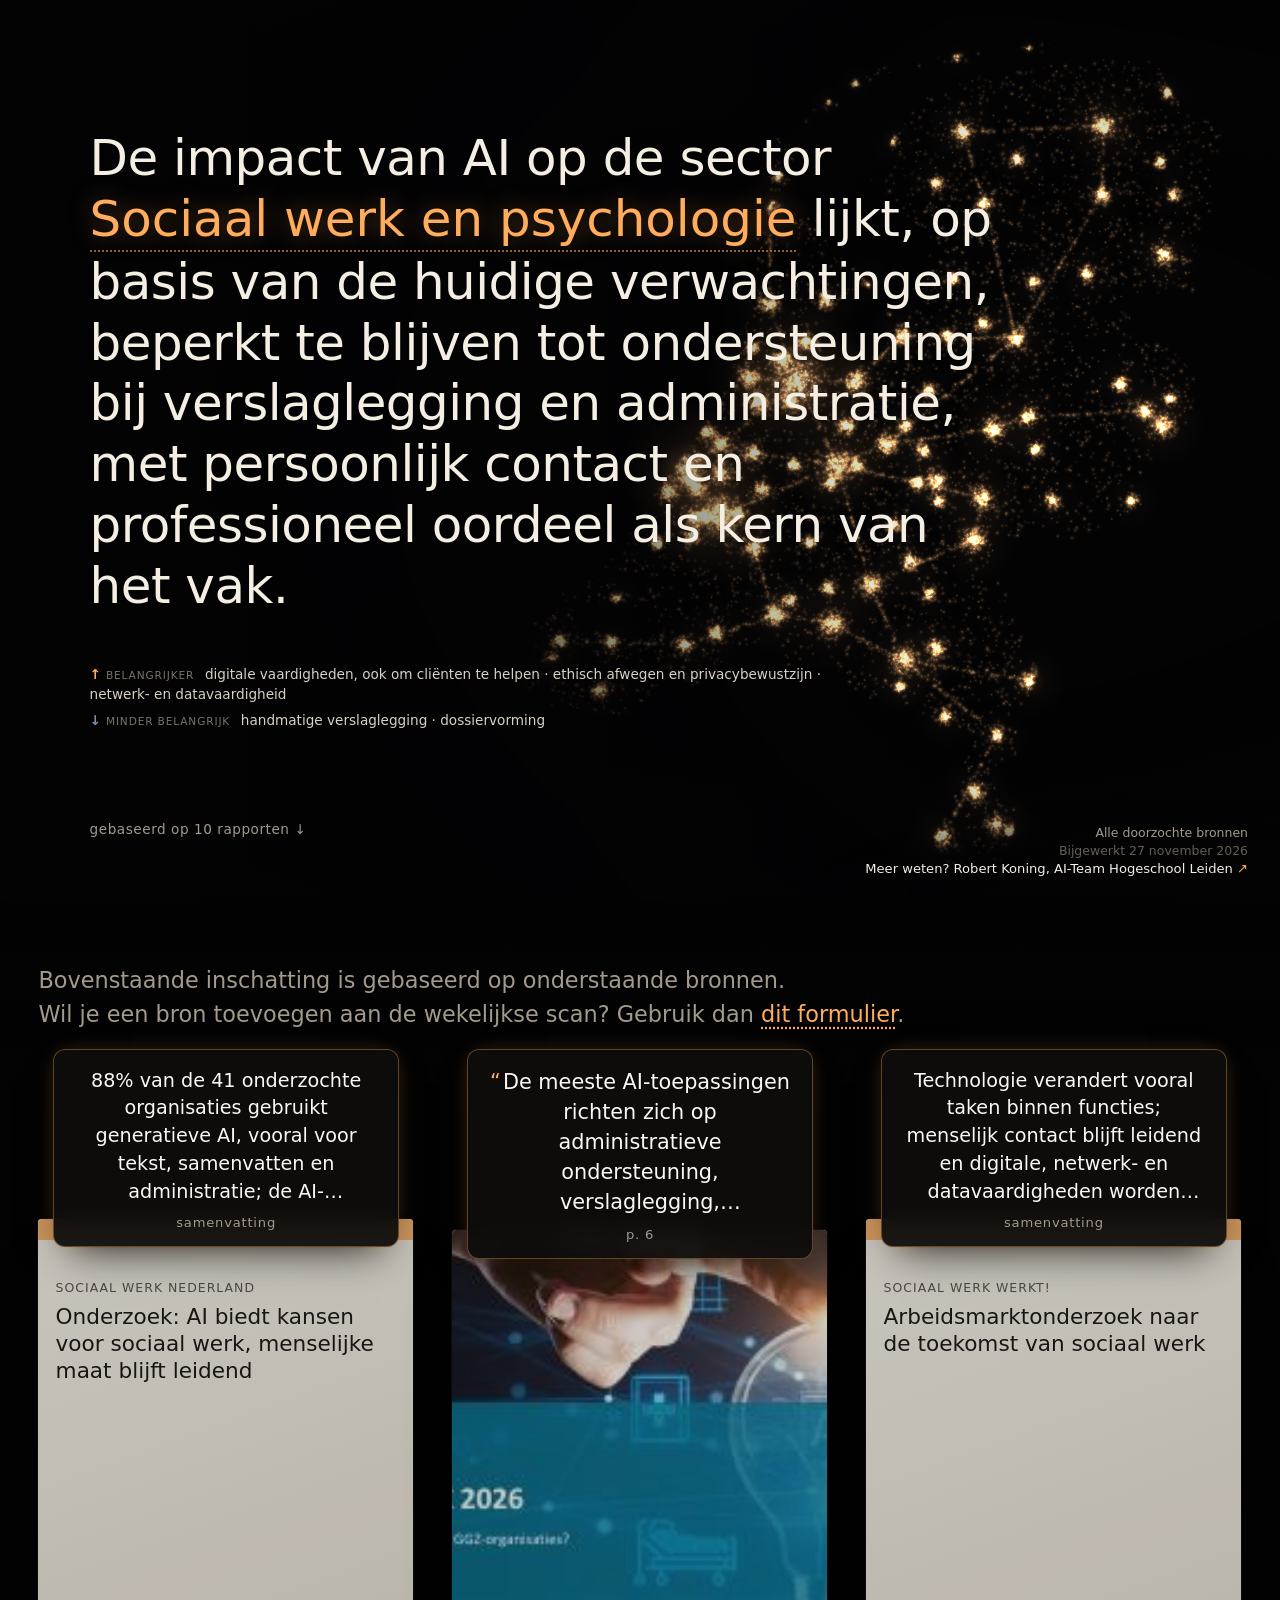
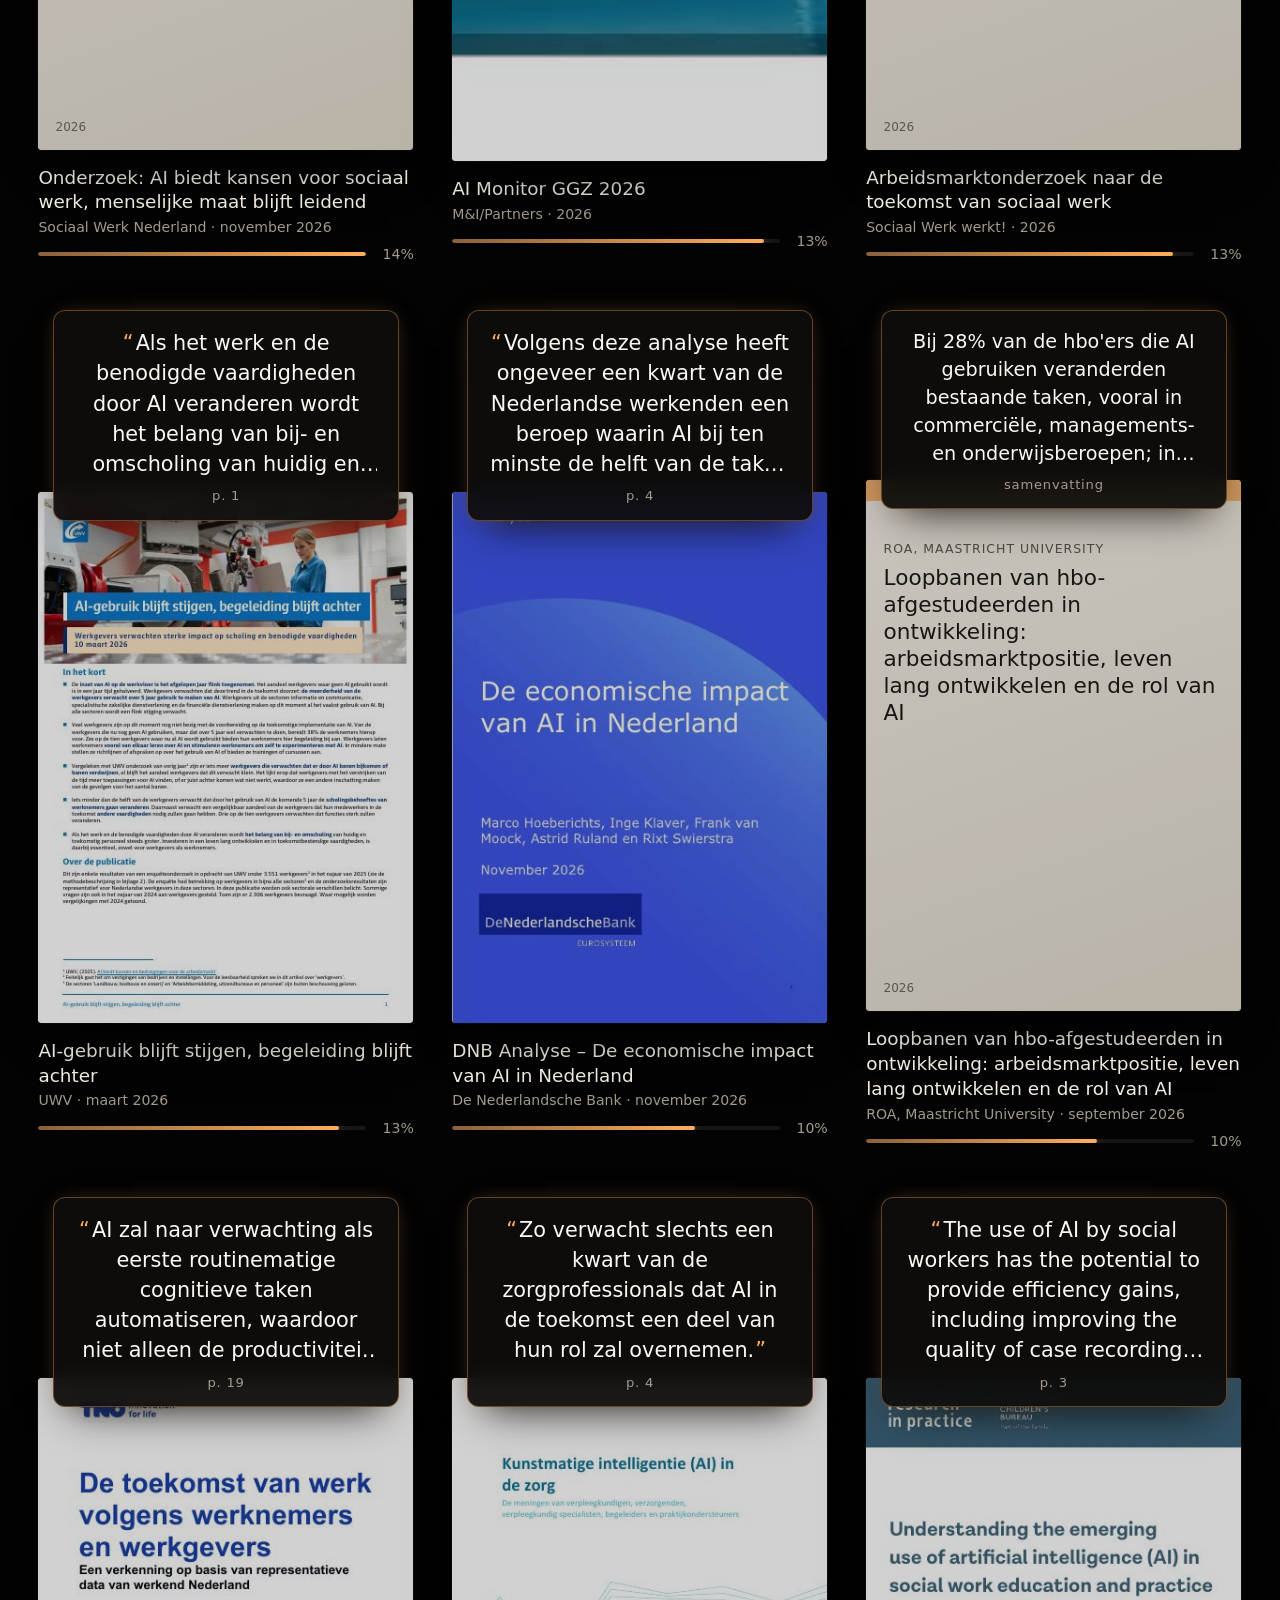
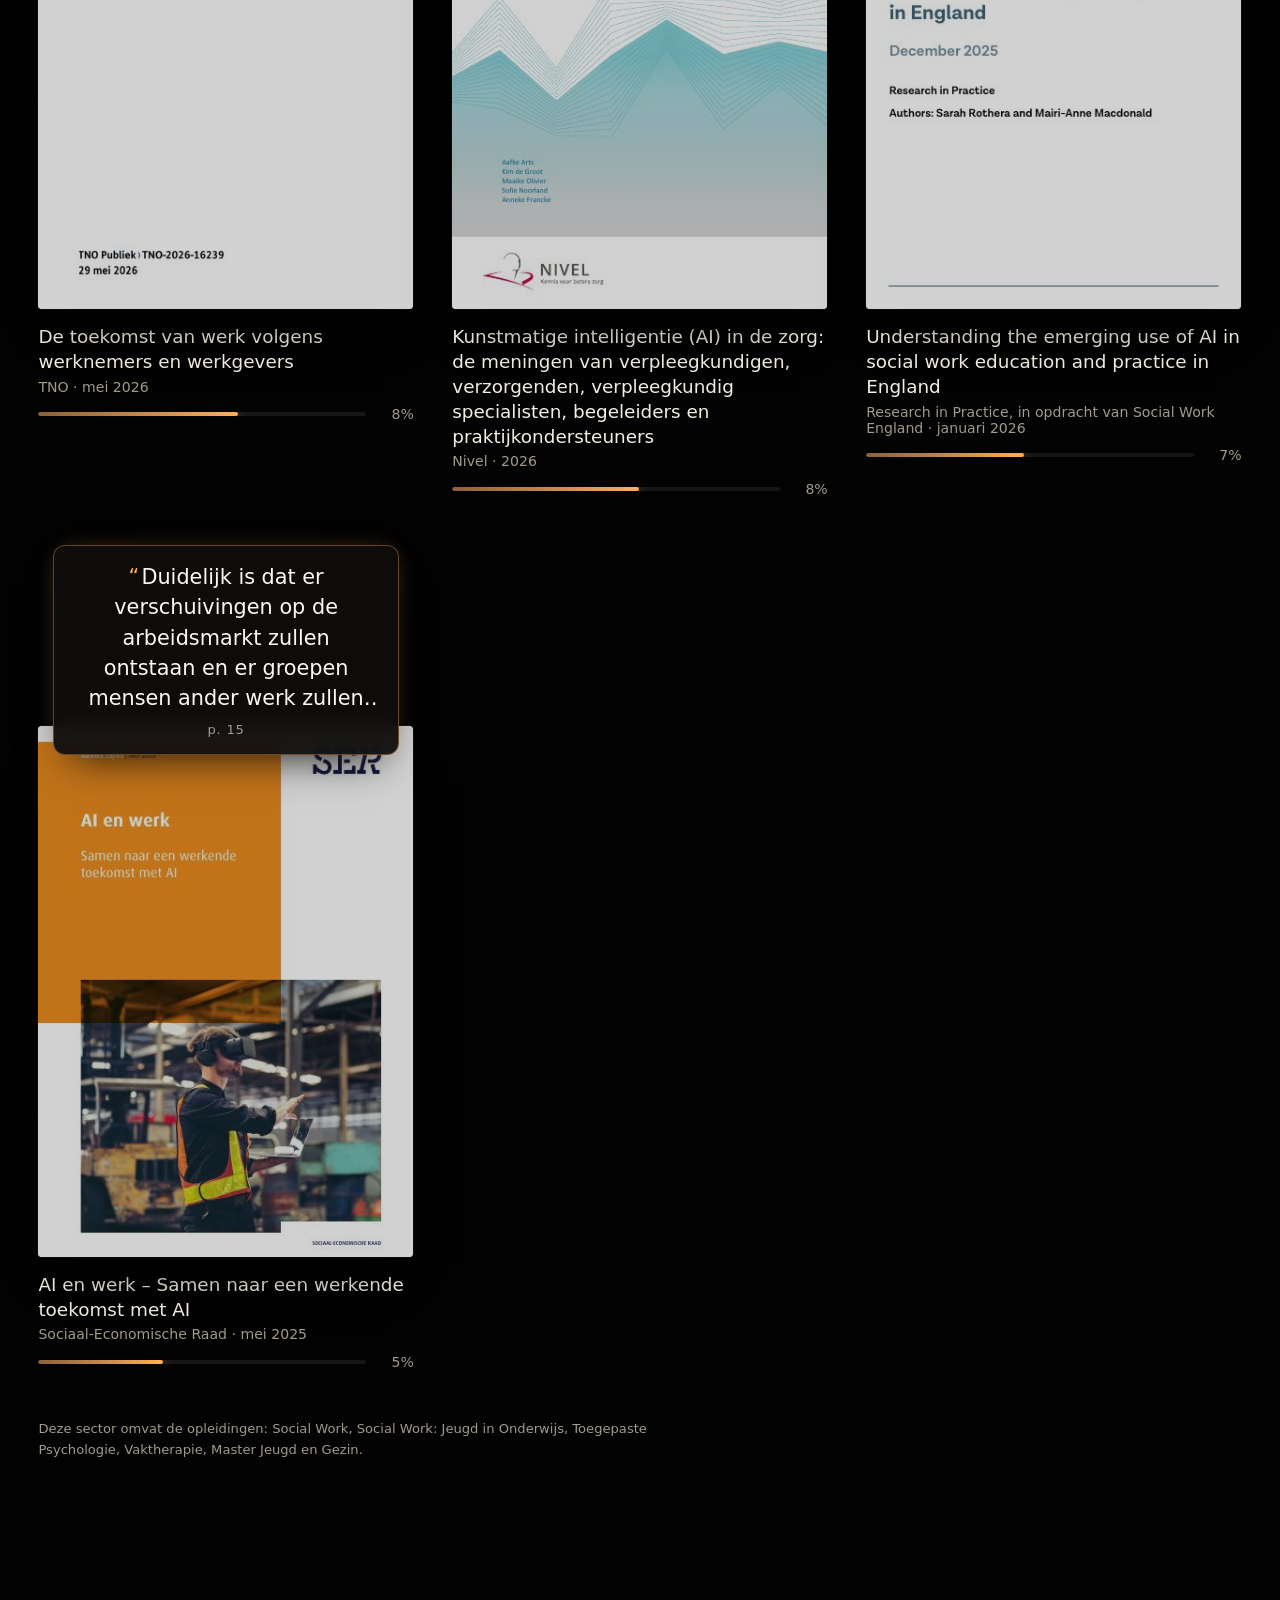
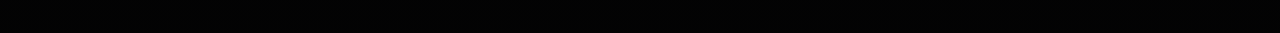
<file: index.html>
<!doctype html>
<html lang="nl">
<head>
  <meta charset="utf-8">
  <meta name="viewport" content="width=device-width, initial-scale=1">
  <title>AI en het hbo-werkveld · Hogeschool Leiden</title>
  <meta name="description" content="Wat betekent AI voor de sectoren waarvoor Hogeschool Leiden opleidt? Eén zin per sector, gebaseerd op betrouwbaar onderzoek, wekelijks bijgewerkt.">
  <meta name="referrer" content="no-referrer">
  <link rel="icon" href="data:image/svg+xml,%3Csvg xmlns='http://www.w3.org/2000/svg' viewBox='0 0 32 32'%3E%3Crect width='32' height='32' fill='%23000'/%3E%3Ccircle cx='16' cy='16' r='6' fill='%23ffc46b'/%3E%3C/svg%3E">
  <link rel="stylesheet" href="style.css?v=2">
</head>
<body>
  <canvas id="kaart" aria-hidden="true"></canvas>
  <div class="vignet" aria-hidden="true"></div>

  <main>
    <section class="hero">
      <h1 class="zin" id="zin">
        De impact van AI op de sector
        <span class="kiezer" id="kiezer">
          <button type="button" class="kiezer-knop" id="kiezer-knop" aria-haspopup="listbox" aria-expanded="false" aria-controls="kiezer-lijst"><span id="sector-naam">…</span></button>
          <ul class="kiezer-lijst" id="kiezer-lijst" role="listbox" aria-label="Kies een sector"></ul>
        </span>
        lijkt, op basis van de huidige verwachtingen, <span class="kern" id="kern"></span>
      </h1>

      <div class="vaardigheden" id="vaardigheden" aria-live="polite">
        <p><span class="pijl op" aria-hidden="true">↑</span><span class="label">belangrijker</span> <span id="meer"></span></p>
        <p><span class="pijl neer" aria-hidden="true">↓</span><span class="label">minder belangrijk</span> <span id="minder"></span></p>
      </div>

      <a class="scroll-hint" href="#rapporten" id="scroll-hint"><span id="aantal"></span> <span aria-hidden="true">↓</span></a>
    </section>

    <section class="rapporten" id="rapporten" aria-labelledby="rapporten-kop">
      <h2 id="rapporten-kop">Bovenstaande inschatting is gebaseerd op onderstaande bronnen.<br>Wil je een bron toevoegen aan de wekelijkse scan? Gebruik dan <a href="https://github.com/rckoning85/ai-impact-hbo/issues/new?template=bron-voorstellen.yml" target="_blank" rel="noopener">dit formulier</a>.<br><br></h2>
      <ol class="rapport-lijst" id="rapport-lijst"></ol>
      <p class="opleidingen" id="opleidingen"></p>
    </section>
  </main>

  <footer>
    <a href="bronnen.html">Alle doorzochte bronnen</a>
    <span class="bijgewerkt" id="bijgewerkt"></span>
    <a class="contact" href="https://www.linkedin.com/in/robert-koning-3464b926/" target="_blank" rel="noopener" title="Naar LinkedIn">Meer weten? Robert Koning, AI-Team Hogeschool Leiden</a>
  </footer>

  <script src="kaart.js?v=5"></script>
  <script src="weging.js?v=5"></script>
  <script src="app.js?v=5"></script>
</body>
</html>
</file>
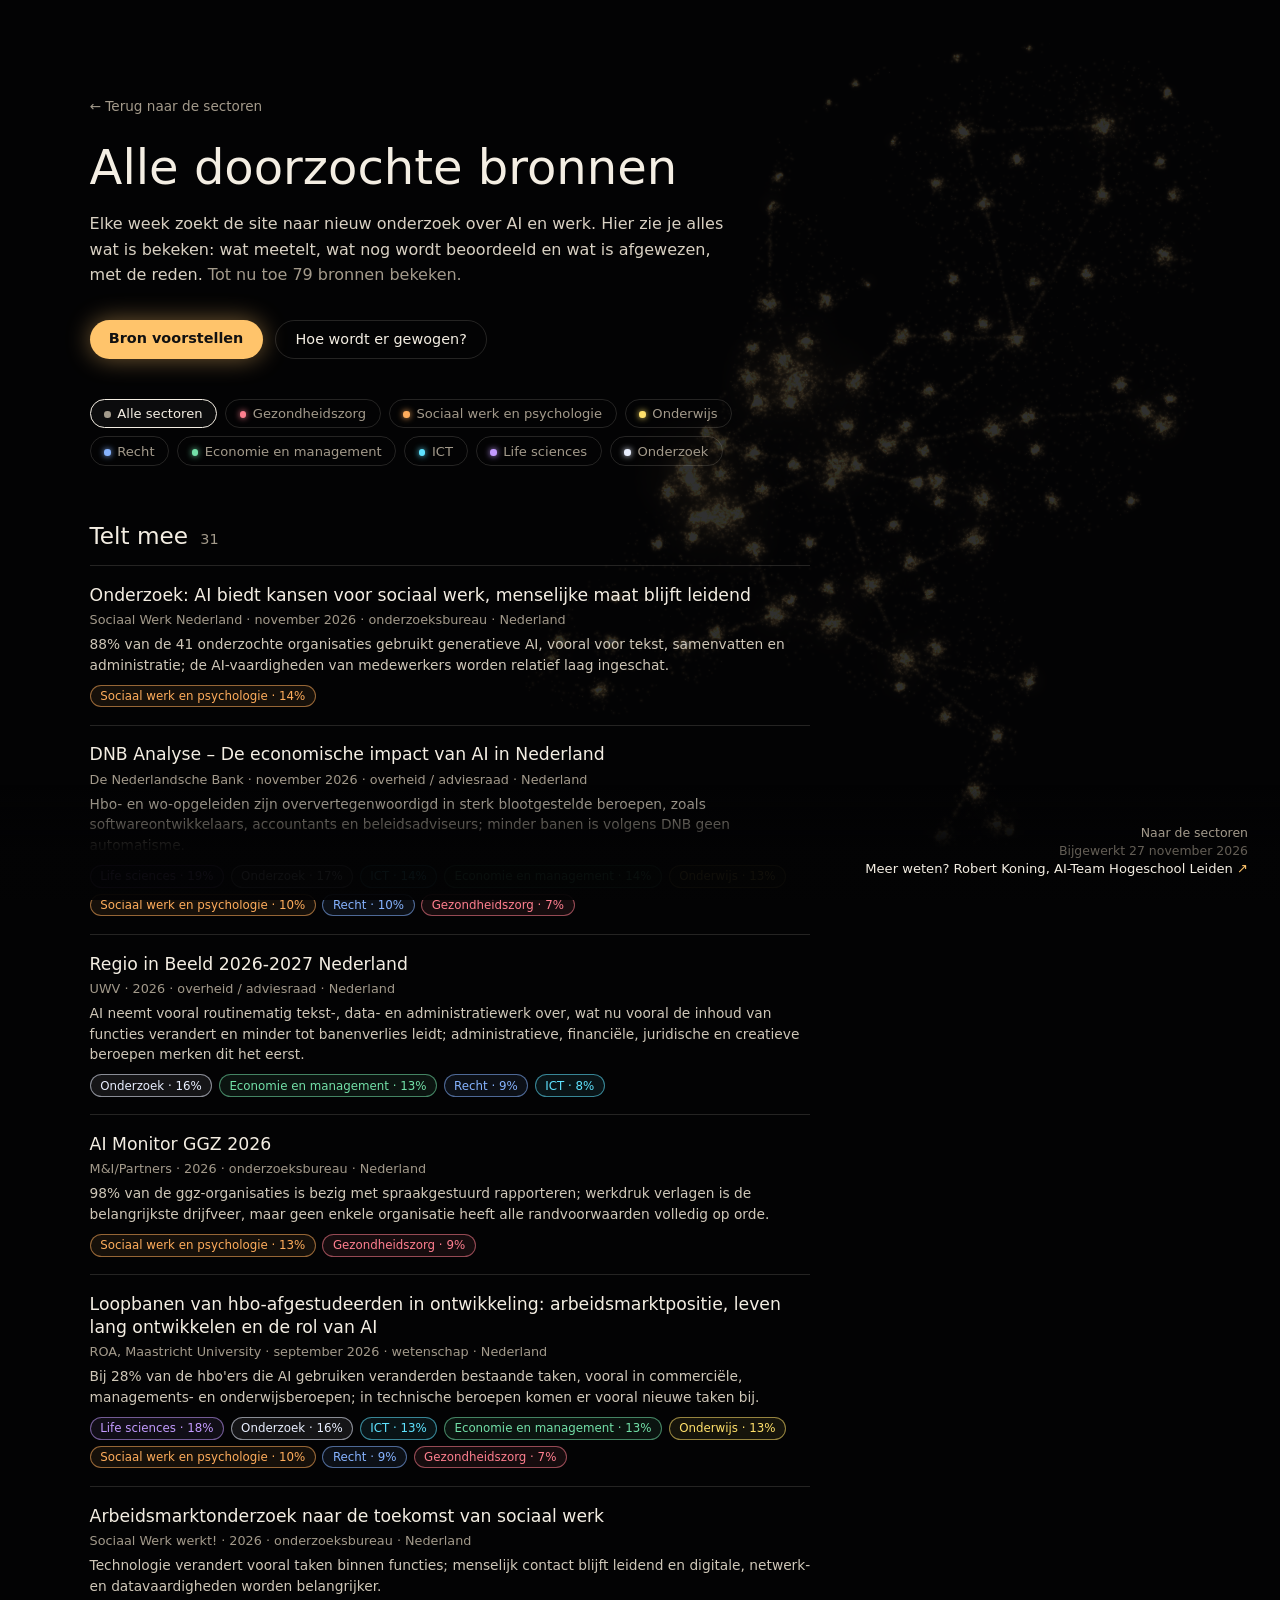
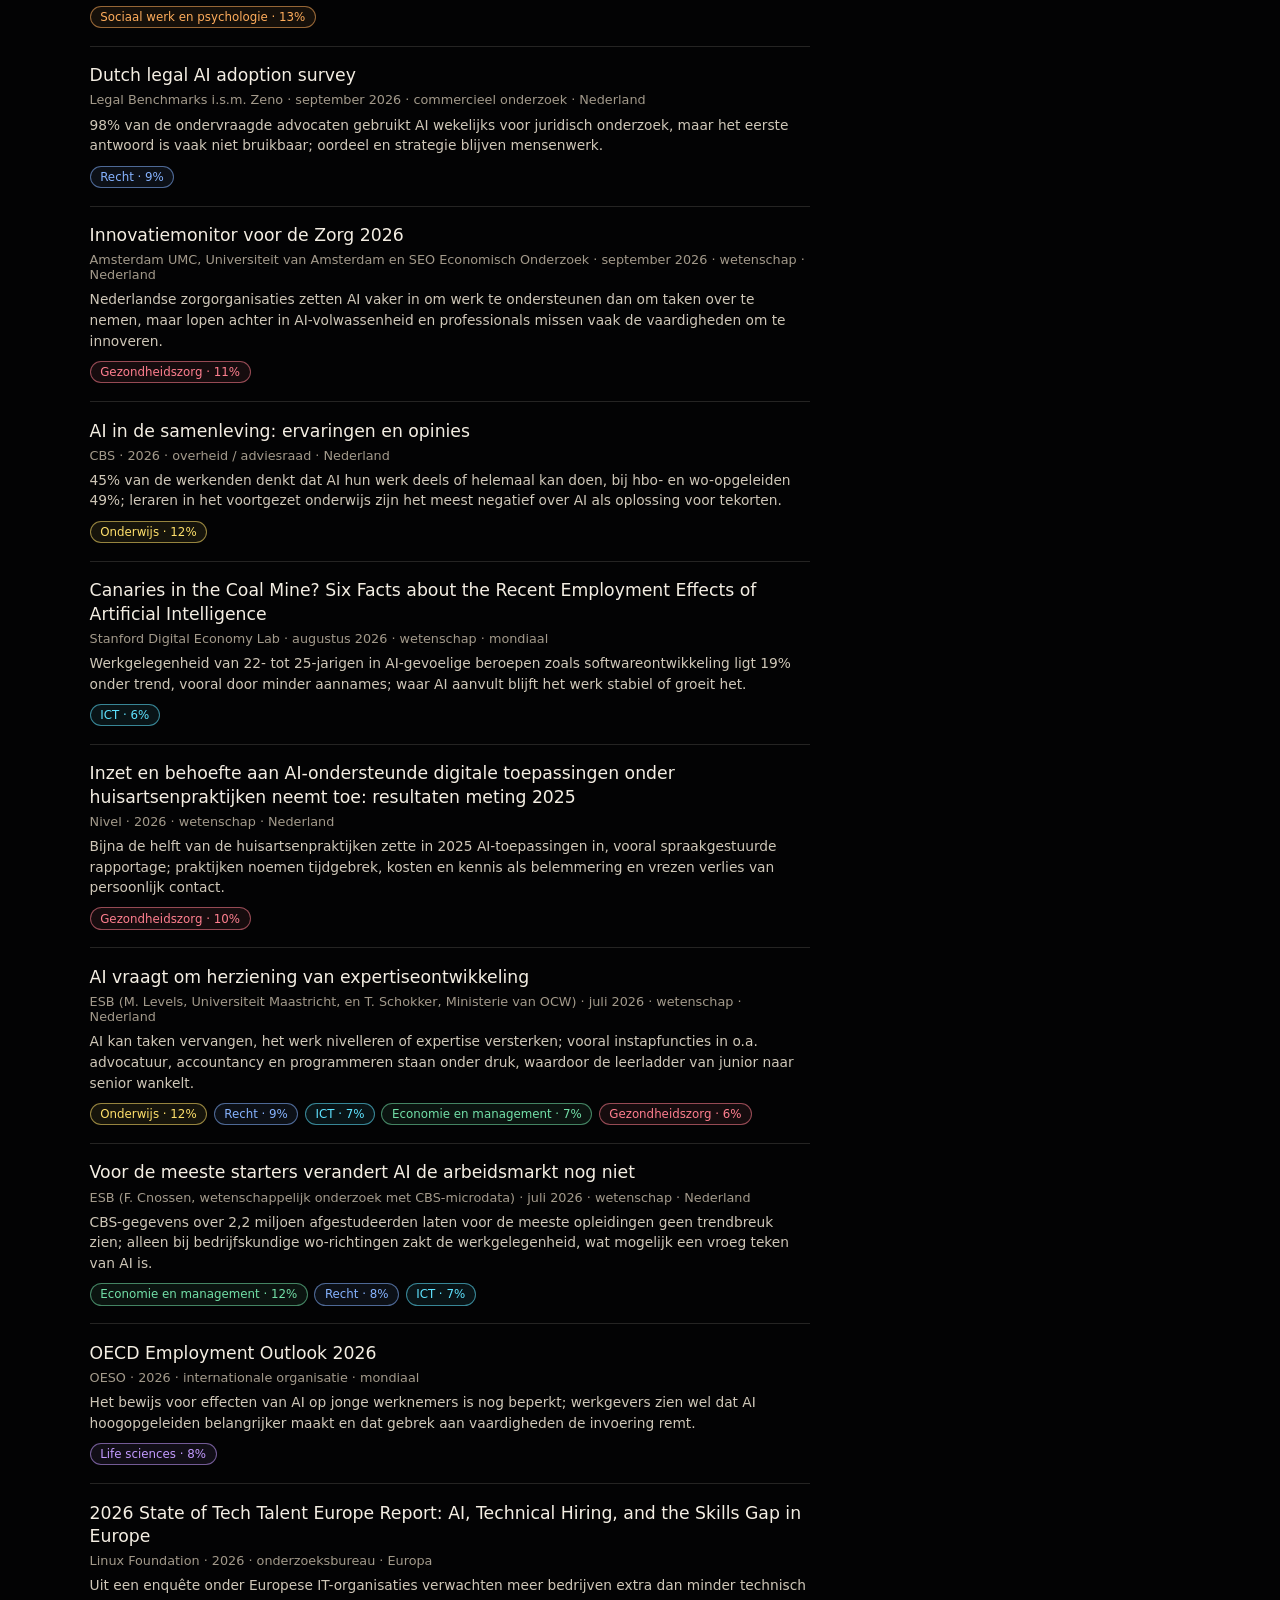
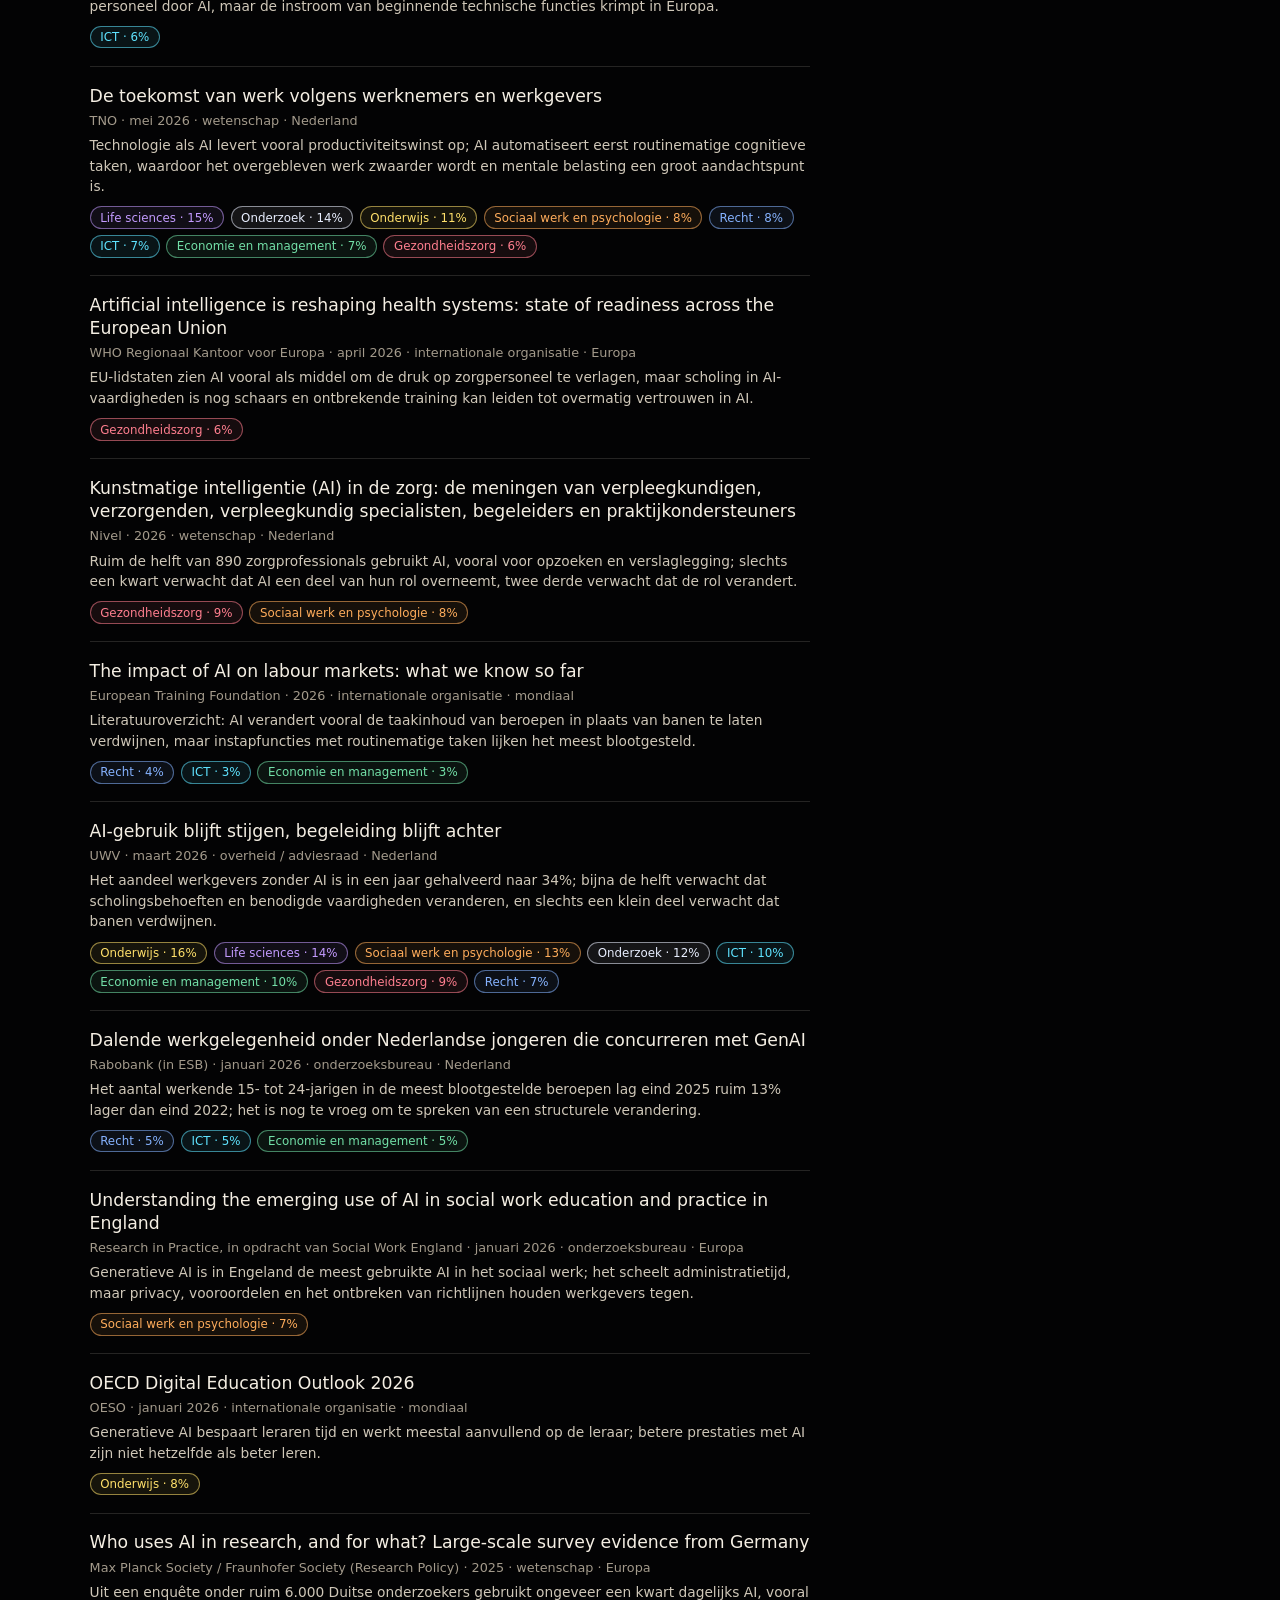
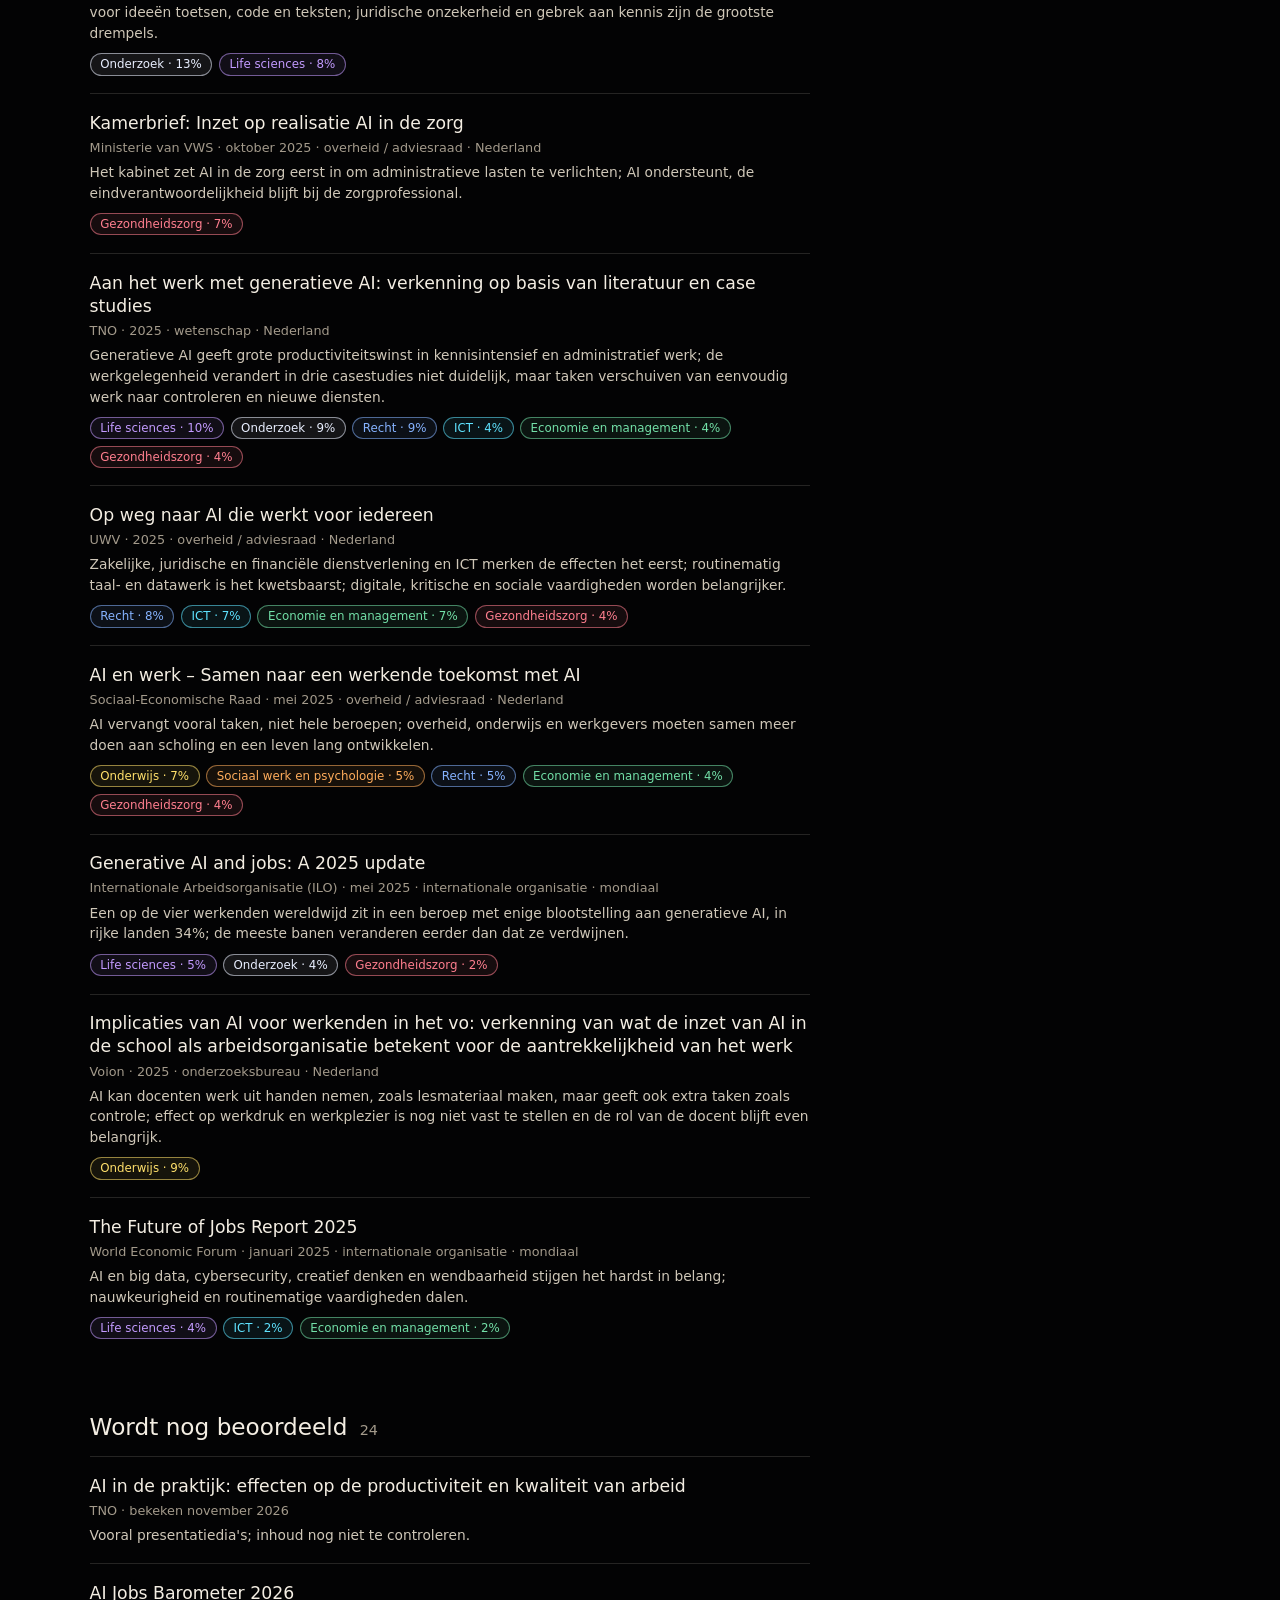
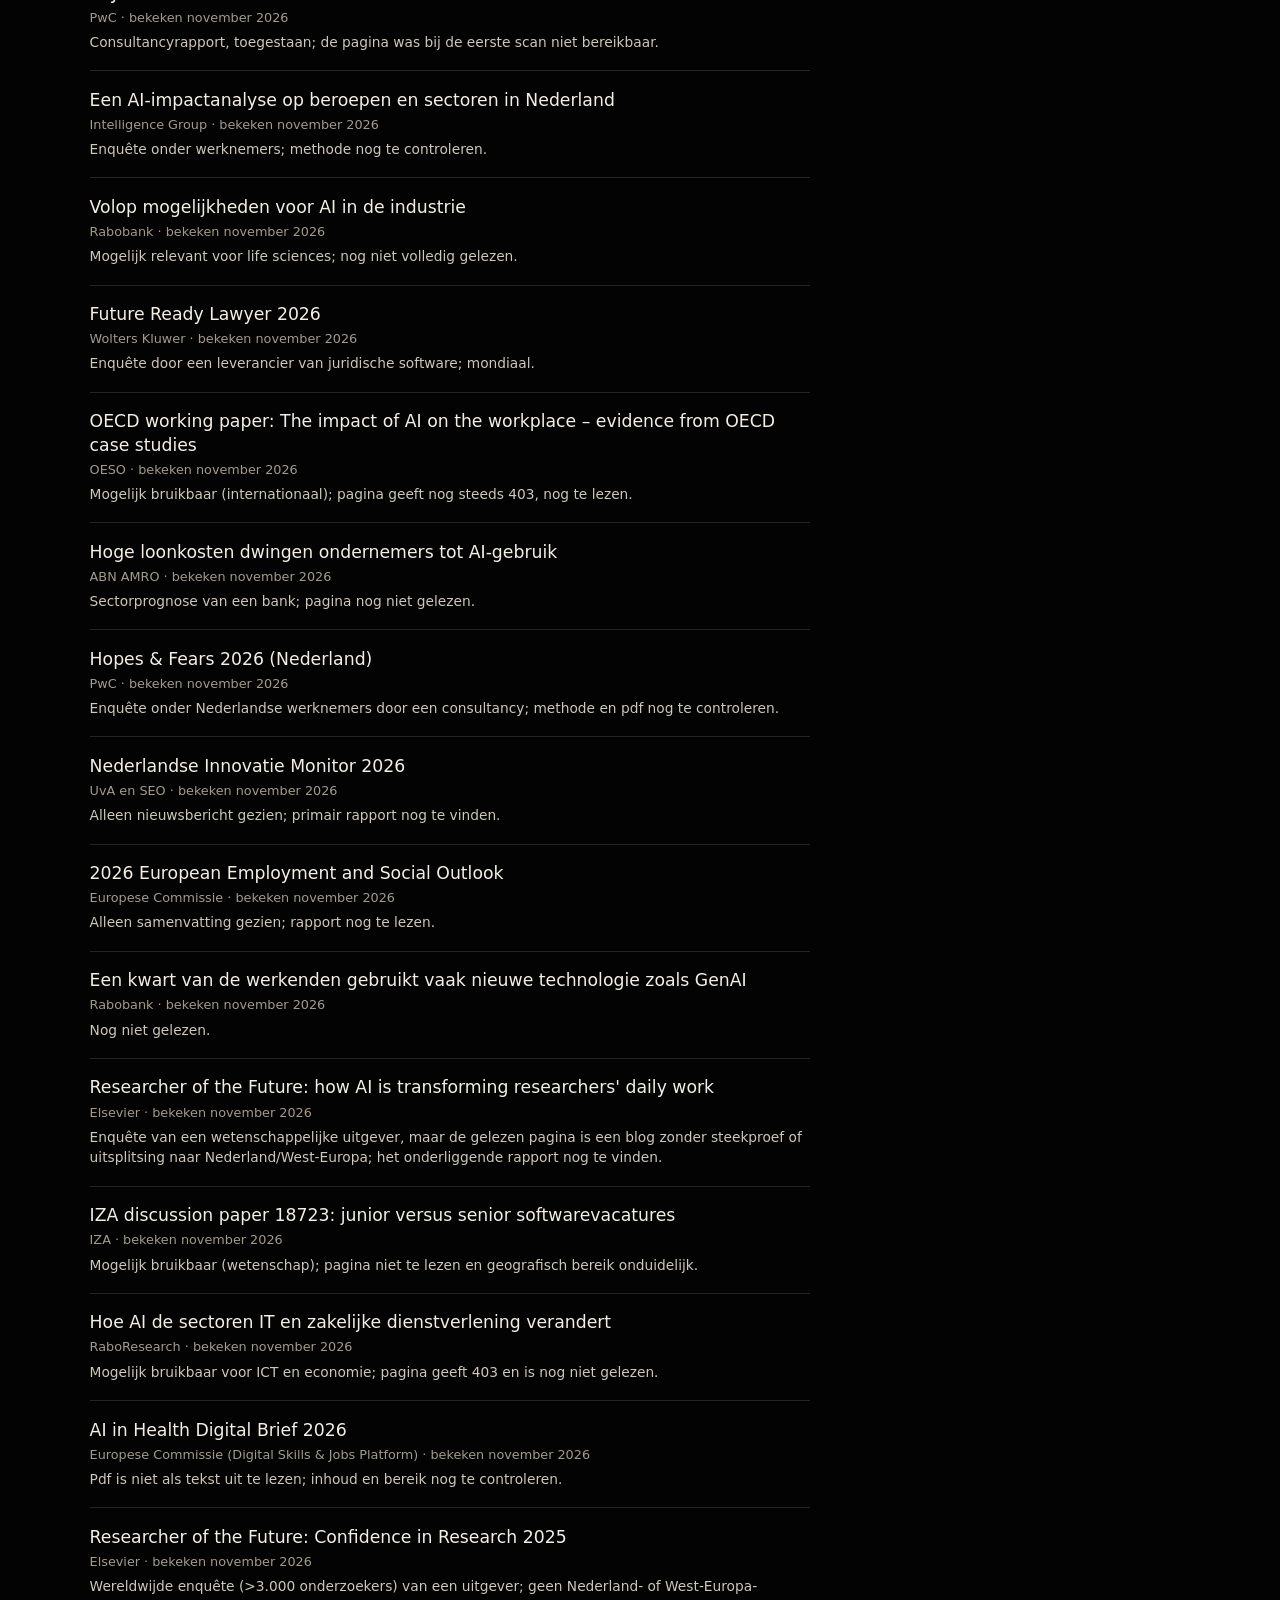
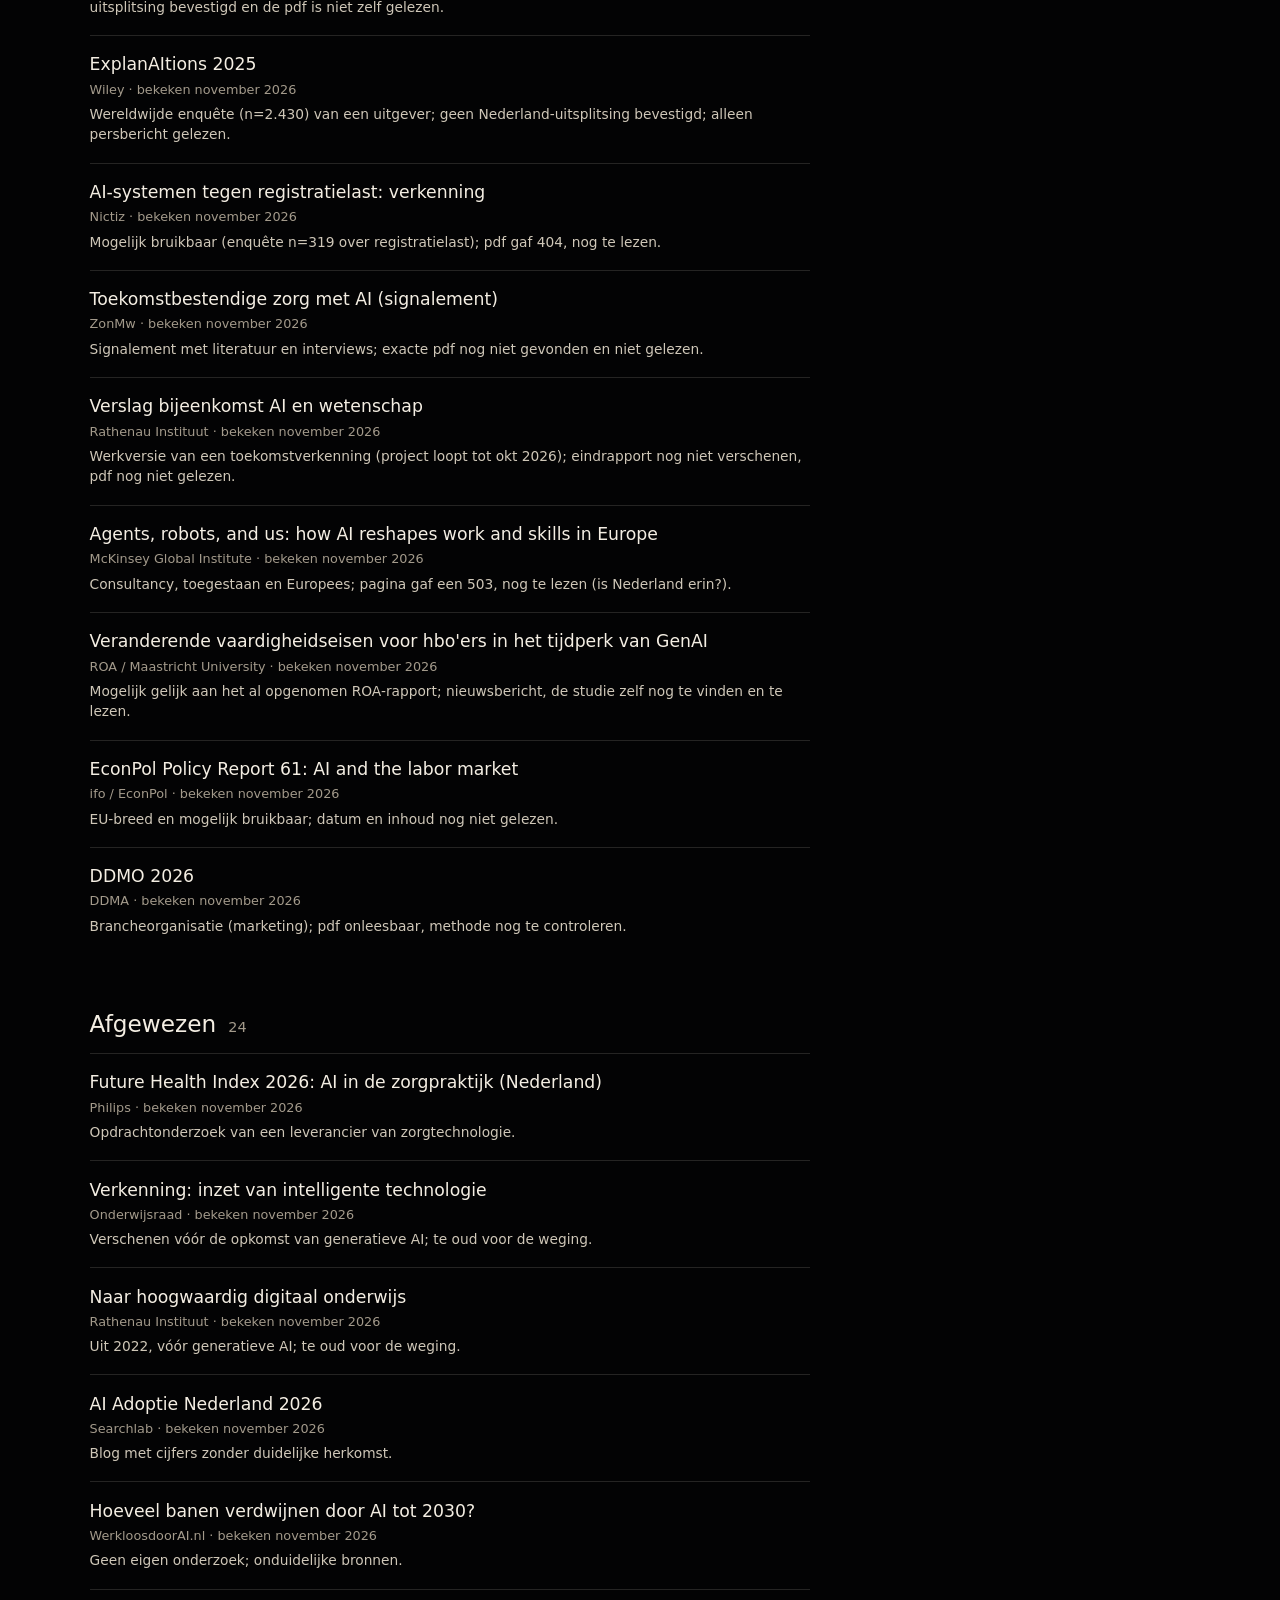
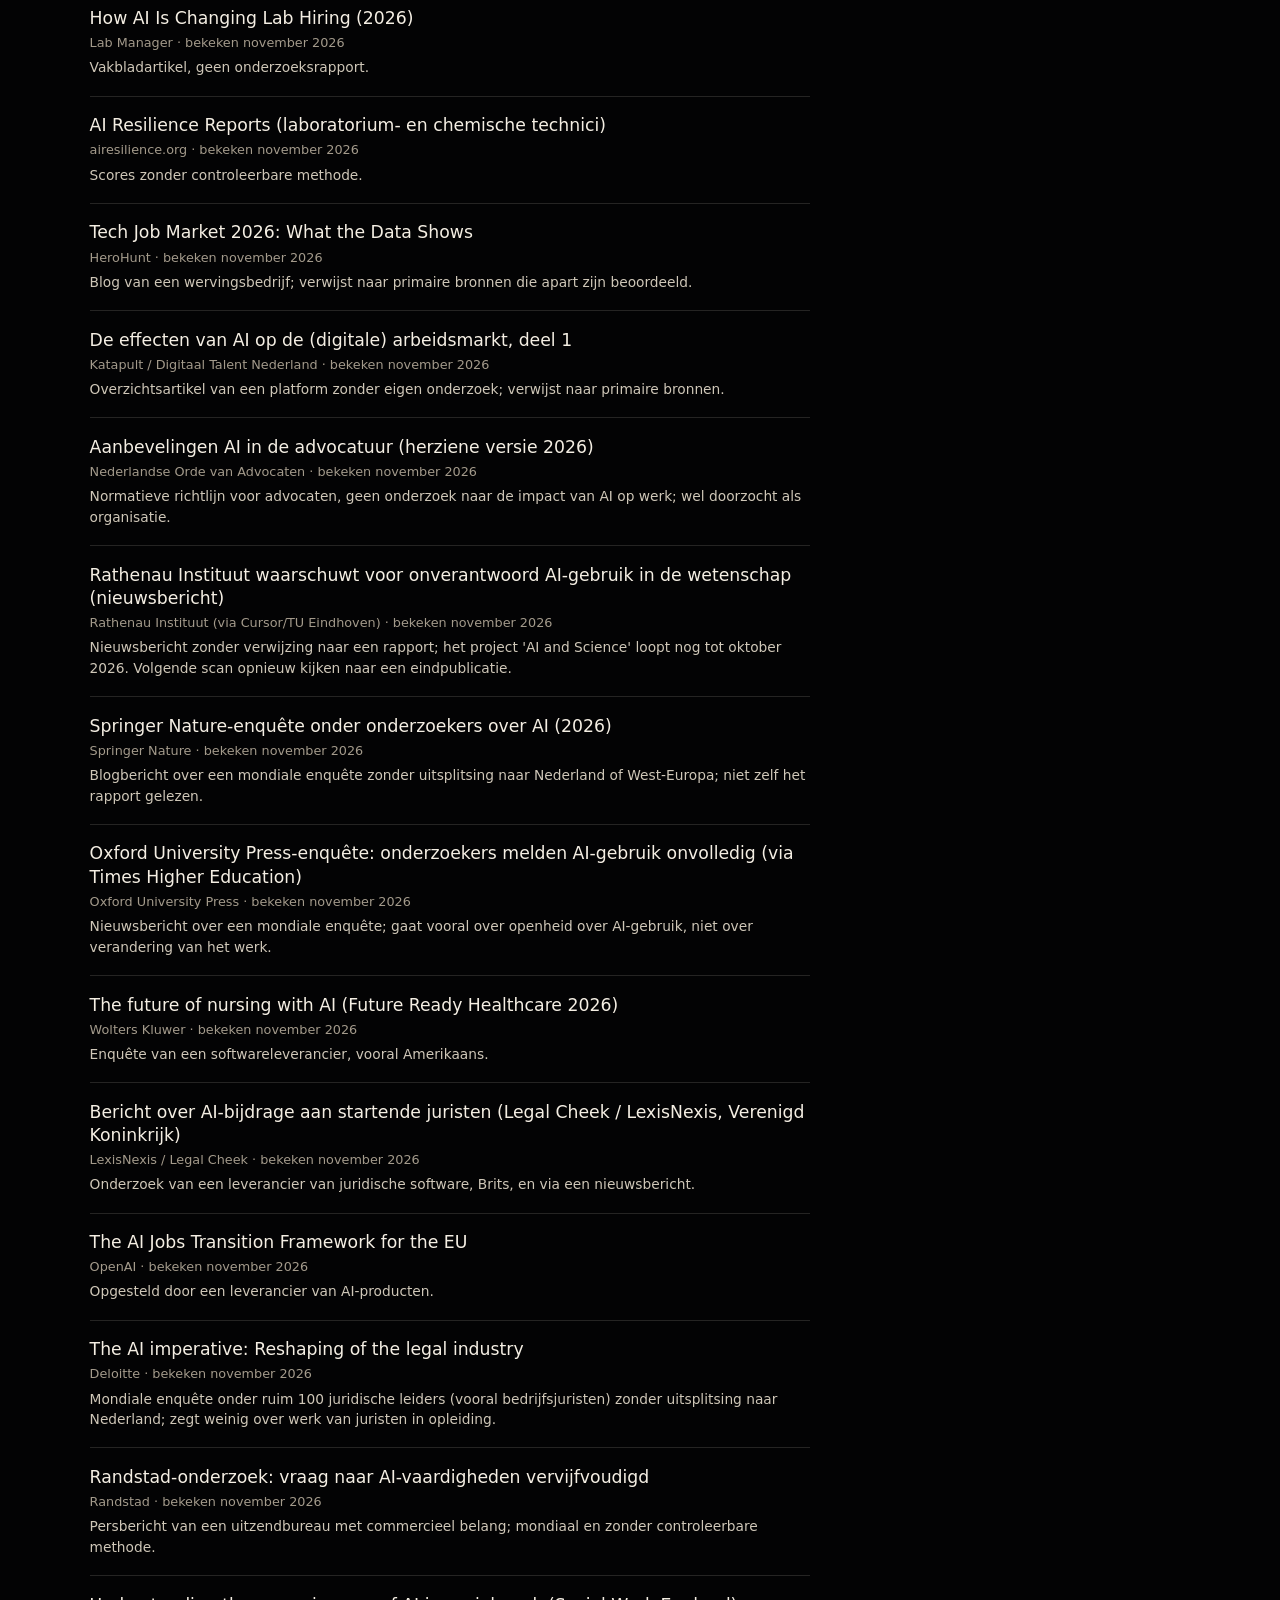
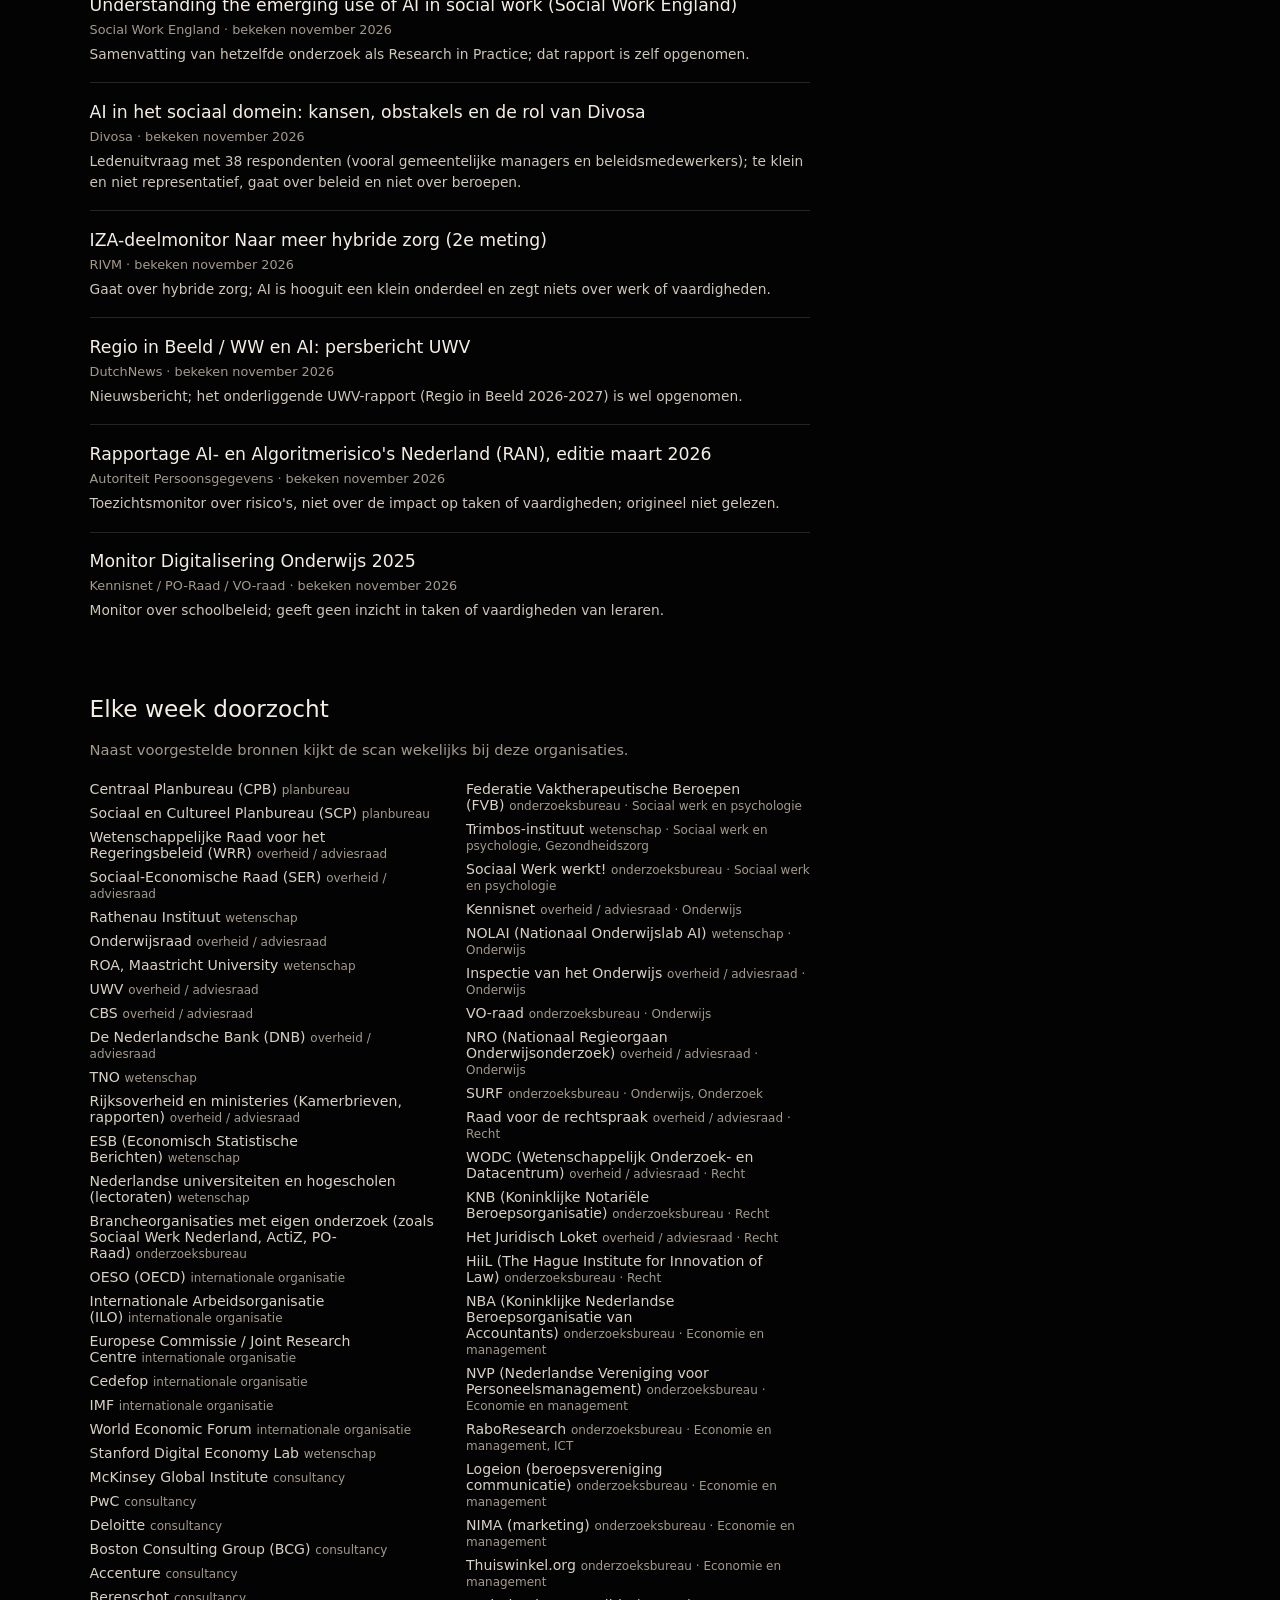
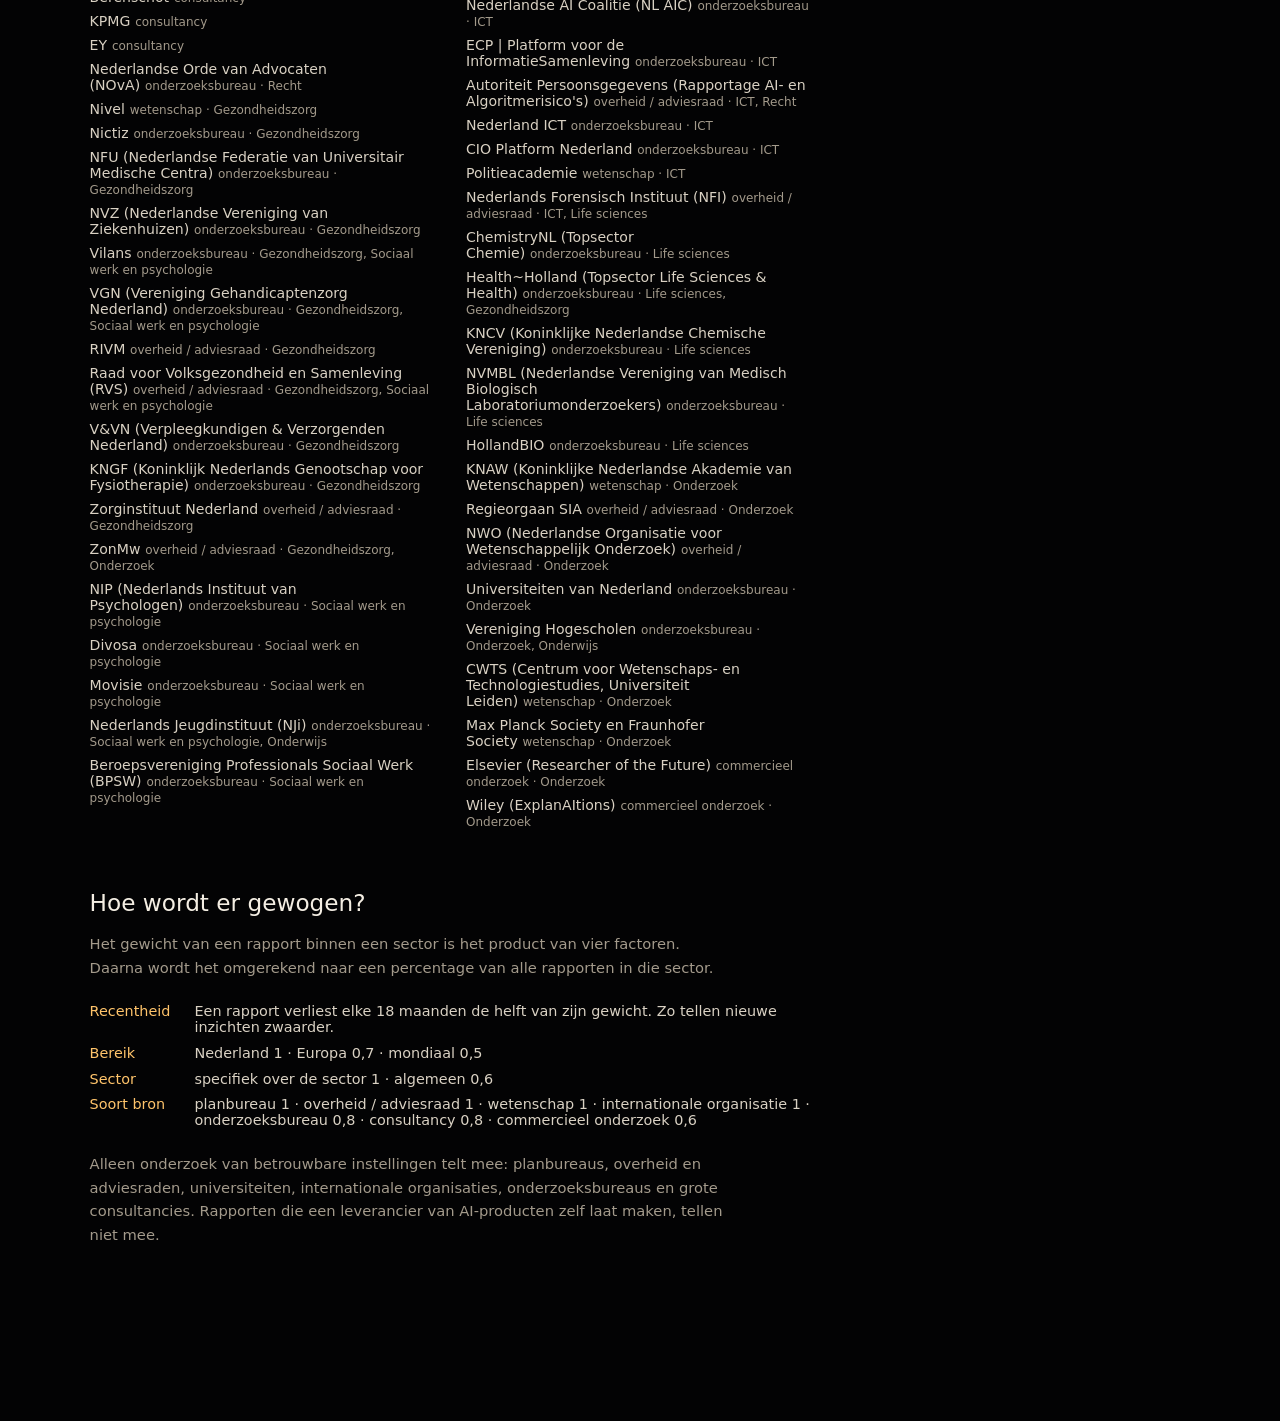
<file: bronnen.html>
<!doctype html>
<html lang="nl">
<head>
  <meta charset="utf-8">
  <meta name="viewport" content="width=device-width, initial-scale=1">
  <title>Alle doorzochte bronnen · AI en het hbo-werkveld</title>
  <meta name="referrer" content="no-referrer">
  <link rel="icon" href="data:image/svg+xml,%3Csvg xmlns='http://www.w3.org/2000/svg' viewBox='0 0 32 32'%3E%3Crect width='32' height='32' fill='%23000'/%3E%3Ccircle cx='16' cy='16' r='6' fill='%23ffc46b'/%3E%3C/svg%3E">
  <link rel="stylesheet" href="style.css?v=2">
  <link rel="stylesheet" href="bronnen.css?v=2">
</head>
<body class="bronnenpagina">
  <canvas id="kaart" aria-hidden="true"></canvas>
  <div class="vignet vignet-sterk" aria-hidden="true"></div>

  <main class="bronnen">
    <a class="terug" href="./">← Terug naar de sectoren</a>
    <h1>Alle doorzochte bronnen</h1>
    <p class="inleiding">
      Elke week zoekt de site naar nieuw onderzoek over AI en werk. Hier zie je alles wat is bekeken:
      wat meetelt, wat nog wordt beoordeeld en wat is afgewezen, met de reden.
      <span id="telling"></span>
    </p>

    <div class="acties">
      <a class="knop" id="voorstel-knop" href="#" target="_blank" rel="noopener">Bron voorstellen</a>
      <a class="knop knop-stil" href="#weging">Hoe wordt er gewogen?</a>
    </div>

    <nav class="filters" id="filters" aria-label="Filter op sector"></nav>

    <section aria-labelledby="kop-opgenomen">
      <h2 id="kop-opgenomen">Telt mee <span class="aantal" id="n-opgenomen"></span></h2>
      <ul class="bronlijst" id="opgenomen"></ul>
    </section>

    <section aria-labelledby="kop-beoordelen">
      <h2 id="kop-beoordelen">Wordt nog beoordeeld <span class="aantal" id="n-beoordelen"></span></h2>
      <ul class="bronlijst" id="beoordelen"></ul>
    </section>

    <section aria-labelledby="kop-afgewezen">
      <h2 id="kop-afgewezen">Afgewezen <span class="aantal" id="n-afgewezen"></span></h2>
      <ul class="bronlijst" id="afgewezen"></ul>
    </section>

    <section aria-labelledby="kop-organisaties">
      <h2 id="kop-organisaties">Elke week doorzocht</h2>
      <p class="uitleg">Naast voorgestelde bronnen kijkt de scan wekelijks bij deze organisaties.</p>
      <ul class="organisaties" id="organisaties"></ul>
    </section>

    <section id="weging" aria-labelledby="kop-weging">
      <h2 id="kop-weging">Hoe wordt er gewogen?</h2>
      <p class="uitleg">Het gewicht van een rapport binnen een sector is het product van vier factoren. Daarna wordt het omgerekend naar een percentage van alle rapporten in die sector.</p>
      <dl class="factoren" id="factoren"></dl>
      <p class="uitleg">Alleen onderzoek van betrouwbare instellingen telt mee: planbureaus, overheid en adviesraden, universiteiten, internationale organisaties, onderzoeksbureaus en grote consultancies. Rapporten die een leverancier van AI-producten zelf laat maken, tellen niet mee.</p>
    </section>
  </main>

  <footer>
    <a href="./">Naar de sectoren</a>
    <span class="bijgewerkt" id="bijgewerkt"></span>
    <a class="contact" href="https://www.linkedin.com/in/robert-koning-3464b926/" target="_blank" rel="noopener" title="Naar LinkedIn">Meer weten? Robert Koning, AI-Team Hogeschool Leiden</a>
  </footer>

  <script src="kaart.js?v=5"></script>
  <script src="weging.js?v=5"></script>
  <script src="bronnen.js?v=5"></script>
</body>
</html>
</file>
<file: style.css>
:root {
  --zwart: #030304;
  --licht-rgb: 255, 196, 107;  /* wordt per sector overschreven door app.js */
  --licht: rgb(var(--licht-rgb));
  --licht-zacht: rgba(var(--licht-rgb), 0.55);
  --tekst: #f4eee3;
  --gedempt: #a39a8b;
  --lijn: rgba(244, 238, 227, 0.14);
  /* Vriendelijke, schreefloze letters van het apparaat zelf (geen externe lettertypediensten, dus geen tracking).
     Op Apple-apparaten de afgeronde systeemletter, op Windows Segoe UI, op Android Roboto. */
  --sans: ui-rounded, "SF Pro Rounded", "Segoe UI Variable Text", "Segoe UI", system-ui, -apple-system, Roboto, "Helvetica Neue", Arial, sans-serif;
  --serif: var(--sans); /* koppen gebruiken nu ook de schreefloze letter */
  --zacht: cubic-bezier(.22, .61, .36, 1);
}

* { box-sizing: border-box; }
html { scroll-behavior: smooth; overflow-x: clip; }
main { overflow-x: clip; }
body {
  margin: 0;
  background: var(--zwart);
  color: var(--tekst);
  font-family: var(--sans);
  -webkit-font-smoothing: antialiased;
  min-height: 100vh;
}

#kaart {
  position: fixed; inset: 0;
  width: 100vw; height: 100vh;
  z-index: 0;
}
.vignet {
  position: fixed; inset: 0; z-index: 1; pointer-events: none;
  background:
    linear-gradient(90deg, rgba(3,3,4,.92) 0%, rgba(3,3,4,.55) 45%, rgba(3,3,4,0) 75%),
    radial-gradient(ellipse at 70% 50%, transparent 40%, rgba(3,3,4,.7) 100%);
}

main { position: relative; z-index: 2; }

/* ---------- Hero ---------- */
.hero {
  position: relative;
  min-height: 100vh;
  display: flex; flex-direction: column; justify-content: center;
  padding: 8vh clamp(1.5rem, 7vw, 7rem) 12vh;
  max-width: 1100px;
}

.zin {
  font-family: var(--serif);
  font-weight: 400;
  font-size: clamp(1.75rem, 3.9vw, 3.4rem);
  line-height: 1.22;
  letter-spacing: -0.01em;
  margin: 0;
  max-width: 20em;
  text-wrap: pretty;
}
.kern {
  display: inline;
  transition: opacity .6s var(--zacht), filter .6s var(--zacht);
}
.kern.weg { opacity: 0; filter: blur(6px); }

/* ---------- Sectorkiezer ---------- */
.kiezer { position: relative; display: inline-block; white-space: nowrap; }
.kiezer-knop {
  font: inherit; color: var(--licht);
  background: none; border: 0; padding: 0; cursor: pointer;
  border-bottom: 2px dotted var(--licht-zacht);
  text-shadow: 0 0 24px rgba(var(--licht-rgb),.35);
  transition: color 1.2s var(--zacht), border-color 1.2s var(--zacht), text-shadow 1.2s var(--zacht);
}
.kiezer-knop:hover, .kiezer-knop:focus-visible, .kiezer.open .kiezer-knop { border-bottom-color: var(--licht); outline: none; }
.kiezer-knop:focus-visible { box-shadow: 0 2px 0 0 var(--licht); }

.kiezer-lijst {
  position: absolute; left: -0.6em; top: 100%;
  margin: .35em 0 0; padding: .4em 0;
  list-style: none;
  min-width: max(100%, 13em);
  background: rgba(12, 11, 10, .9);
  backdrop-filter: blur(14px); -webkit-backdrop-filter: blur(14px);
  border: 1px solid var(--lijn);
  border-radius: 14px;
  box-shadow: 0 30px 60px -20px rgba(0,0,0,.8);
  font-size: .55em;
  line-height: 1.3;
  z-index: 10;
  opacity: 0; transform: translateY(-6px) scale(.98); transform-origin: top left;
  pointer-events: none; visibility: hidden;
  transition: opacity .25s var(--zacht), transform .25s var(--zacht), visibility 0s .25s;
}
/* onzichtbare brug zodat de lijst open blijft tijdens het bewegen van de muis */
.kiezer-lijst::before { content: ""; position: absolute; left: 0; right: 0; top: -.8em; height: .8em; }
.kiezer.open .kiezer-lijst {
  opacity: 1; transform: none; pointer-events: auto; visibility: visible;
  transition: opacity .25s var(--zacht), transform .25s var(--zacht), visibility 0s;
}
.kiezer-lijst li {
  padding: .45em 1.1em; cursor: pointer; color: var(--tekst);
  transition: color .2s, background .2s;
}
.kiezer-lijst li::before {
  content: ""; display: inline-block; width: .45em; height: .45em; border-radius: 50%;
  margin-right: .7em; vertical-align: .12em;
  background: var(--kleur); box-shadow: 0 0 8px var(--kleur);
}
.kiezer-lijst li:hover, .kiezer-lijst li.actief-focus { color: var(--kleur); background: rgba(255, 255, 255, .04); }
.kiezer-lijst li[aria-selected="true"] { color: var(--gedempt); }
.kiezer-lijst li[aria-selected="true"]::after { content: " ·"; }

/* ---------- Vaardigheden ---------- */
.vaardigheden {
  margin-top: 2.6rem;
  font-size: clamp(.85rem, 1.05vw, .98rem);
  color: var(--gedempt);
  max-width: 46rem;
  transition: opacity .6s var(--zacht) .1s;
}
.vaardigheden.weg { opacity: 0; }
.vaardigheden p { margin: .4em 0; line-height: 1.5; }
.pijl { display: inline-block; width: 1.2em; font-weight: 600; }
.pijl.op { color: var(--licht); }
.pijl.neer { color: #7f8ea3; }
.label { letter-spacing: .08em; text-transform: uppercase; font-size: .78em; margin-right: .6em; opacity: .75; }
.vaardigheden span:last-child { color: #d9d1c3; }

.scroll-hint {
  position: absolute; bottom: 7vh; left: clamp(1.5rem, 7vw, 7rem);
  color: var(--gedempt); text-decoration: none; font-size: .85rem; letter-spacing: .04em;
  animation: zweef 3s ease-in-out infinite;
}
.scroll-hint:hover { color: var(--licht); }
@keyframes zweef { 50% { transform: translateY(5px); } }

/* ---------- Rapporten ---------- */
.rapporten {
  /* bijna schermbreed: de rapporten schuiven over de kaart van Nederland heen */
  padding: 4rem clamp(1.25rem, 3vw, 3.5rem) 10rem;
  max-width: none;
  background: linear-gradient(180deg, rgba(3,3,4,0), rgba(3,3,4,.55) 10rem, rgba(3,3,4,.55));
}
.rapporten h2 {
  font-family: var(--serif); font-weight: 400; font-size: 1.4rem;
  color: var(--gedempt); margin: 0 0 3rem; max-width: 70rem; line-height: 1.5;
}
.rapporten h2 a {
  color: var(--licht); text-decoration: underline dotted; text-underline-offset: .25em;
  transition: color .3s;
}
.rapporten h2 a:hover, .rapporten h2 a:focus-visible { color: #fff; }

/* Raster van voorpagina's, met boven elke voorpagina een zwevend citaat */
.rapport-lijst {
  list-style: none; margin: 0; padding: 0;
  display: grid; grid-template-columns: repeat(auto-fill, minmax(min(100%, 360px), 1fr));
  gap: 7rem clamp(1.5rem, 3vw, 3.5rem);
}
.rapport {
  opacity: 0; transform: translateY(28px);
  transition: opacity .8s var(--zacht), transform .8s var(--zacht);
}
.rapport.zichtbaar { opacity: 1; transform: none; }
.rapport a { display: block; color: inherit; text-decoration: none; position: relative; outline: none; }

.citaat {
  display: block; position: relative; z-index: 2;
  width: 92%; margin: -4rem auto -1.8rem; padding: 1.05rem 1.3rem .9rem;
  text-align: center;
  background: rgba(14, 13, 12, .94);
  backdrop-filter: blur(10px); -webkit-backdrop-filter: blur(10px);
  border: 1px solid rgba(var(--licht-rgb), .35);
  border-radius: 12px;
  box-shadow: 0 18px 40px -18px rgba(0,0,0,.9), 0 0 24px -10px rgba(var(--licht-rgb), .5);
  font-family: var(--sans); font-style: normal;
  font-size: 1.3rem; line-height: 1.45; color: #fbf8f2;
  animation: drijf 6s ease-in-out infinite;
  animation-delay: var(--vertraging, 0s);
  transition: transform .5s var(--zacht), border-color .4s;
}
.citaat-tekst::before { content: "“"; color: var(--licht); margin-right: .1em; }
.citaat-tekst::after { content: "”"; color: var(--licht); margin-left: .05em; }
.citaat.samenvatting { font-style: normal; font-size: 1.2rem; }
.citaat.samenvatting .citaat-tekst::before, .citaat.samenvatting .citaat-tekst::after { content: none; }
.citaat .citaat-tekst {
  display: -webkit-box; -webkit-box-orient: vertical; -webkit-line-clamp: 5; overflow: hidden;
}
.rapport a:hover .citaat-tekst, .rapport a:focus-visible .citaat-tekst { -webkit-line-clamp: unset; }
.citaat .pagina {
  display: block; margin-top: .45rem;
  font-family: var(--sans); font-style: normal; font-size: .82rem; letter-spacing: .06em;
  color: var(--gedempt);
}
@keyframes drijf { 50% { transform: translateY(-5px); } }

.omslag {
  position: relative; display: block;
  aspect-ratio: 1 / 1.414;
  border-radius: 4px; overflow: hidden;
  background: #ece6da;
  box-shadow: 0 30px 50px -25px rgba(0,0,0,.9), 0 0 0 1px rgba(255,255,255,.06);
  transform: perspective(900px) rotateX(0) rotateY(0);
  transition: transform .6s var(--zacht), box-shadow .6s var(--zacht), filter .6s;
  filter: brightness(.82) saturate(.9);
}
.omslag img { width: 100%; height: 100%; object-fit: cover; display: block; }

/* Getekende voorpagina wanneer er geen afbeelding beschikbaar is */
.omslag-getekend {
  position: absolute; inset: 0; display: flex; flex-direction: column;
  padding: 2.4rem 1.1rem 1rem; color: #1d1b18;
  background: linear-gradient(160deg, #f4efe5, #e2dacb);
}
.omslag-getekend::before {
  content: ""; position: absolute; left: 0; right: 0; top: 0; height: 1.3rem;
  background: var(--licht); opacity: .9;
}
.omslag-org { font-size: .78rem; letter-spacing: .08em; text-transform: uppercase; opacity: .7; margin-top: 1.4rem; }
.omslag-titel { font-family: var(--serif); font-size: 1.35rem; line-height: 1.25; margin-top: .6rem; }
.omslag-jaar { margin-top: auto; font-size: .75rem; opacity: .6; }

.open-rapport {
  position: absolute; left: 50%; bottom: 1rem; z-index: 3;
  transform: translate(-50%, 8px); opacity: 0;
  padding: .45rem .9rem; border-radius: 999px;
  background: var(--licht); color: #111; font-size: .8rem; font-weight: 600; white-space: nowrap;
  box-shadow: 0 0 24px rgba(var(--licht-rgb), .6);
  transition: opacity .35s var(--zacht), transform .35s var(--zacht);
}

.rapport a:hover .omslag, .rapport a:focus-visible .omslag {
  transform: perspective(900px) rotateX(4deg) rotateY(-6deg) translateY(-6px);
  box-shadow: 0 40px 60px -25px rgba(0,0,0,.95), 0 0 50px -10px rgba(var(--licht-rgb), .55);
  filter: none;
}
.rapport a:hover .citaat, .rapport a:focus-visible .citaat { border-color: var(--licht); }
.rapport a:hover .open-rapport, .rapport a:focus-visible .open-rapport { opacity: 1; transform: translate(-50%, 0); }

.rapport-onder { display: block; margin-top: 1rem; }
.rapport-titel { display: block; font-family: var(--serif); font-size: 1.15rem; line-height: 1.35; transition: color .25s; }
.rapport a:hover .rapport-titel, .rapport a:focus-visible .rapport-titel { color: var(--licht); }
.rapport-meta { display: block; font-size: .88rem; color: var(--gedempt); margin-top: .25rem; }
.rapport-gewicht { display: flex; align-items: center; gap: .7rem; margin-top: .7rem; }
.rapport-gewicht .balk { flex: 1; }
.procent { display: block; }
.balk { display: block; height: 4px; border-radius: 2px; background: rgba(244,238,227,.08); overflow: hidden; }
.balk span {
  display: block; height: 100%; width: 0; border-radius: 2px;
  background: linear-gradient(90deg, rgba(var(--licht-rgb), .5), var(--licht));
  box-shadow: 0 0 12px rgba(var(--licht-rgb), .6);
  transition: width 1.1s var(--zacht) .2s;
}
.procent { font-size: .88rem; color: var(--gedempt); font-variant-numeric: tabular-nums; min-width: 2.6em; text-align: right; }

.opleidingen { margin-top: 3rem; font-size: .82rem; color: var(--gedempt); line-height: 1.6; max-width: 40rem; }

/* ---------- Footer ---------- */
footer {
  position: fixed; right: 0; bottom: 0;
  padding: 1.6rem clamp(1rem, 2.5vw, 2rem) clamp(.8rem, 2vw, 1.5rem) 3rem;
  z-index: 3;
  display: flex; flex-direction: column; align-items: flex-end; gap: .2rem;
  font-size: .78rem; color: var(--gedempt); text-align: right;
  /* donkere gloed zodat de tekst leesbaar blijft als de rapporten eronder door schuiven */
  background: radial-gradient(ellipse at 100% 100%, rgba(3,3,4,.95) 0%, rgba(3,3,4,.85) 45%, rgba(3,3,4,0) 75%);
}
footer a { color: var(--gedempt); text-decoration: none; transition: color .2s; }
footer a:hover, footer a:focus-visible { color: var(--licht); }
footer .contact { color: var(--tekst); font-size: 1.05em; }
footer .contact::after { content: " ↗"; color: var(--licht); }
.bijgewerkt { opacity: .6; }

@media (max-width: 700px) {
  .vignet { background: linear-gradient(180deg, rgba(3,3,4,.6), rgba(3,3,4,.4) 60%, rgba(3,3,4,.8)); }
  .rapport-lijst { grid-template-columns: 1fr; gap: 6rem 1.6rem; }
  .procent { text-align: left; }
  footer {
    left: 0; right: 0; bottom: 0; padding: 2.2rem 1rem .8rem;
    background: linear-gradient(180deg, rgba(3,3,4,0), rgba(3,3,4,.92) 55%);
    font-size: .72rem;
  }
  footer .bijgewerkt { display: none; }
  .rapporten { padding-bottom: 8rem; }
  .scroll-hint { display: none; }
}

@media (prefers-reduced-motion: reduce) {
  *, *::before, *::after { transition-duration: .01ms !important; animation: none !important; }
  html { scroll-behavior: auto; }
}
</file>
<file: bronnen.css>
/* Aanvullende opmaak voor de bronnenpagina */
.vignet-sterk { background: rgba(3,3,4,.82); }
.bronnenpagina footer {
  left: 0; right: 0; bottom: 0; padding: 2.5rem clamp(1rem, 2.5vw, 2rem) clamp(.8rem, 2vw, 1.5rem);
  background: linear-gradient(180deg, rgba(3,3,4,0), rgba(3,3,4,.95) 55%);
}

.bronnen {
  max-width: 900px;
  padding: 6rem clamp(1.5rem, 7vw, 7rem) 10rem;
}
.terug { color: var(--gedempt); text-decoration: none; font-size: .85rem; }
.terug:hover { color: var(--licht); }
.bronnen h1 {
  font-family: var(--serif); font-weight: 400;
  font-size: clamp(2rem, 4vw, 3rem); margin: 1.5rem 0 1rem;
}
.inleiding { color: #d9d1c3; line-height: 1.6; max-width: 40rem; }
#telling { color: var(--gedempt); }

.acties { display: flex; flex-wrap: wrap; gap: .8rem; margin: 2rem 0 2.5rem; }
.knop {
  display: inline-block; padding: .65rem 1.2rem; border-radius: 999px;
  background: var(--licht); color: #111; font-weight: 600; font-size: .9rem; text-decoration: none;
  box-shadow: 0 0 24px rgba(var(--licht-rgb), .45);
  transition: transform .2s var(--zacht), box-shadow .2s;
}
.knop:hover, .knop:focus-visible { transform: translateY(-2px); box-shadow: 0 0 34px rgba(var(--licht-rgb), .7); outline: none; }
.knop-stil { background: transparent; color: var(--tekst); border: 1px solid var(--lijn); box-shadow: none; font-weight: 400; }
.knop-stil:hover { box-shadow: none; border-color: var(--licht); color: var(--licht); }
.knop.uit { opacity: .45; pointer-events: none; }

.filters { display: flex; flex-wrap: wrap; gap: .5rem; margin-bottom: 2.5rem; }
.filter {
  font: inherit; font-size: .82rem; cursor: pointer;
  padding: .4rem .85rem; border-radius: 999px;
  background: transparent; color: var(--gedempt); border: 1px solid var(--lijn);
  transition: color .2s, border-color .2s, background .2s;
}
.filter::before {
  content: ""; display: inline-block; width: .5em; height: .5em; border-radius: 50%;
  margin-right: .5em; background: var(--kleur, var(--gedempt)); box-shadow: 0 0 6px var(--kleur, transparent);
}
.filter:hover { color: var(--tekst); }
.filter[aria-pressed="true"] { color: var(--tekst); border-color: var(--kleur, var(--tekst)); background: rgba(255,255,255,.04); }

.bronnen section { margin-top: 3.5rem; }
.bronnen h2 { font-family: var(--serif); font-weight: 400; font-size: 1.45rem; margin: 0 0 1rem; }
.aantal { color: var(--gedempt); font-size: .9rem; font-family: var(--sans); margin-left: .3rem; }
.uitleg { color: var(--gedempt); line-height: 1.6; font-size: .92rem; max-width: 40rem; }

.bronlijst { list-style: none; margin: 0; padding: 0; }
.bron {
  border-top: 1px solid var(--lijn); padding: 1.1rem 0;
  animation: verschijn .5s var(--zacht) both;
}
@keyframes verschijn { from { opacity: 0; transform: translateY(8px); } }
.bron a.bron-titel { font-family: var(--serif); font-size: 1.08rem; color: var(--tekst); text-decoration: none; line-height: 1.35; }
.bron a.bron-titel:hover { color: var(--licht); }
.bron-meta { font-size: .8rem; color: var(--gedempt); margin-top: .3rem; }
.bron-reden { font-size: .86rem; color: #cfc7b8; margin-top: .45rem; line-height: 1.5; }
.chips { display: flex; flex-wrap: wrap; gap: .4rem; margin-top: .6rem; }
.chip {
  font-size: .74rem; padding: .2rem .6rem; border-radius: 999px;
  border: 1px solid color-mix(in srgb, var(--kleur) 55%, transparent);
  color: var(--kleur); background: color-mix(in srgb, var(--kleur) 8%, transparent);
  font-variant-numeric: tabular-nums;
}
.leeg { color: var(--gedempt); font-size: .9rem; border-top: 1px solid var(--lijn); padding: 1rem 0; }

.organisaties { list-style: none; padding: 0; margin: 1rem 0 0; columns: 2 16rem; column-gap: 2rem; }
.organisaties li { font-size: .88rem; color: #d9d1c3; padding: .25rem 0; break-inside: avoid; }
.organisaties a { color: inherit; text-decoration: none; }
.organisaties a:hover { color: var(--licht); }
.organisaties .soort { color: var(--gedempt); font-size: .75rem; margin-left: .3rem; }

.factoren { display: grid; grid-template-columns: max-content 1fr; gap: .6rem 1.5rem; margin: 1.5rem 0; font-size: .9rem; }
.factoren dt { color: var(--licht); }
.factoren dd { margin: 0; color: #d9d1c3; }
</file>
